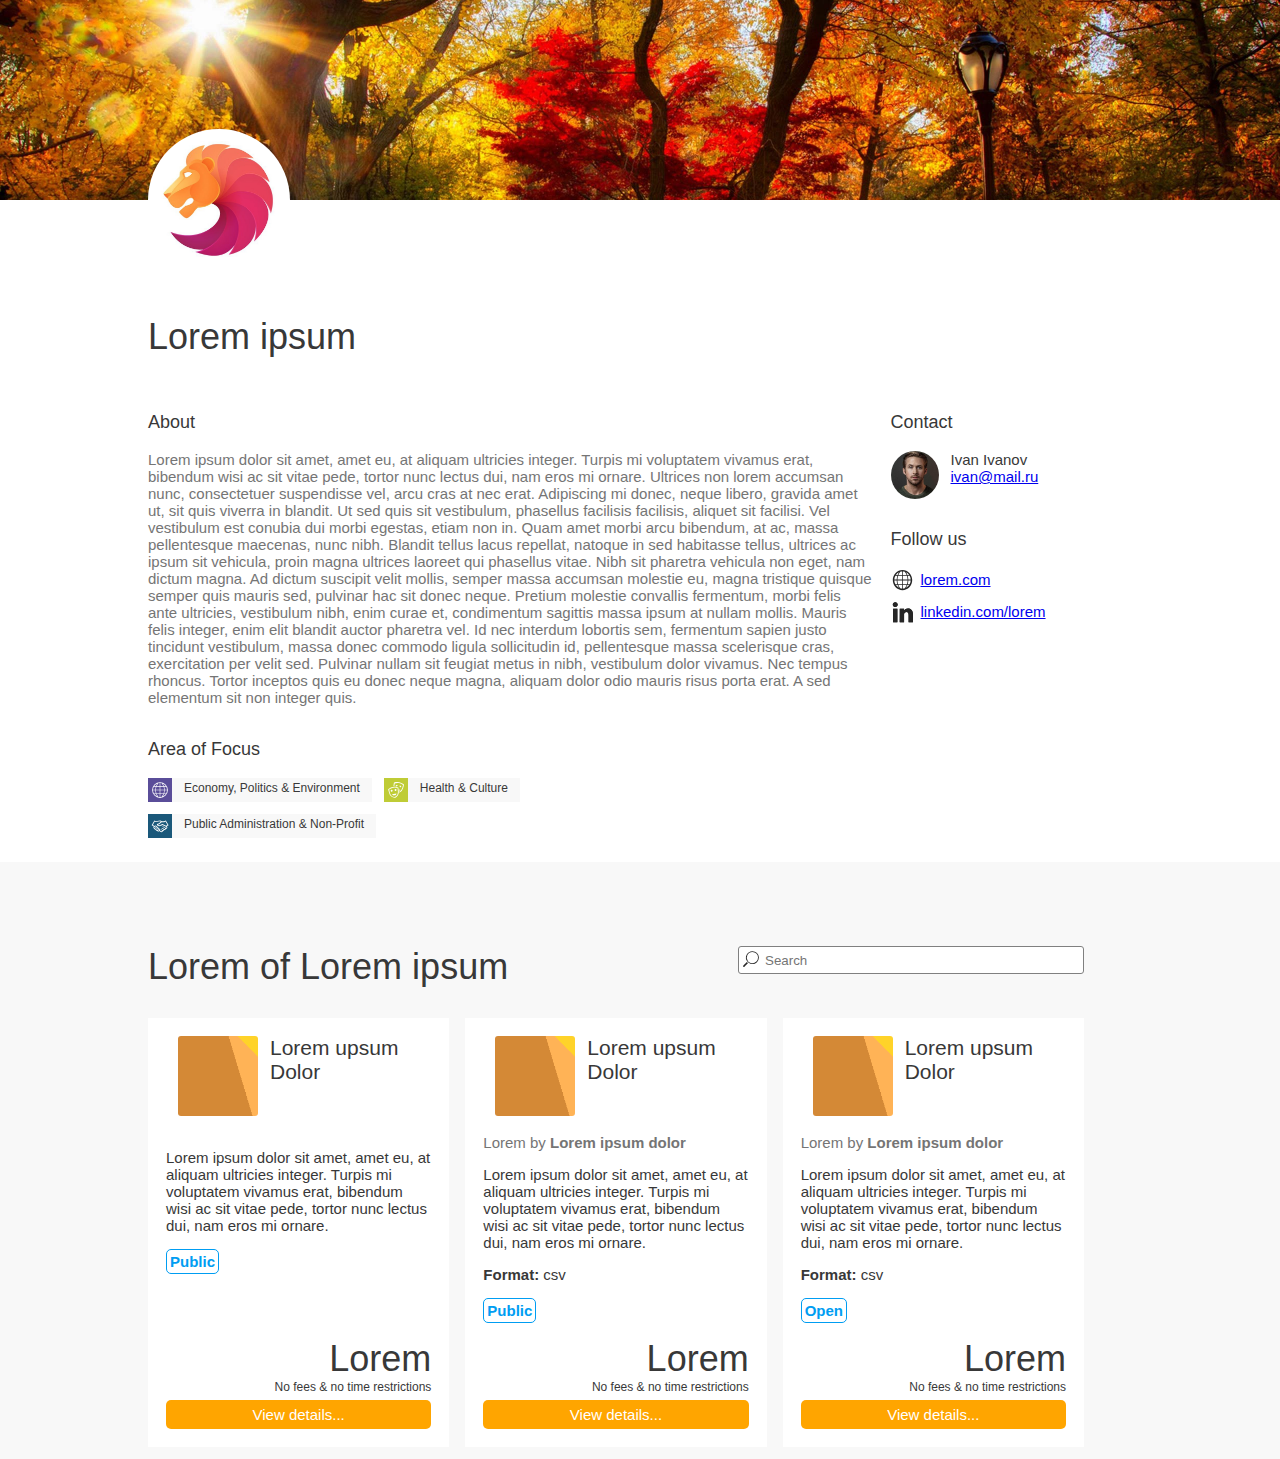
<file: 1. page-from-jpeg/index.html>
<!DOCTYPE html>
<html lang="en-US">

<head>
    <meta charset="utf-8">
    <meta name="viewport" content="width=device-width, initial-scale=1, shrink-to-fit=no">
    <link rel="stylesheet" type="text/css" href="styles/styles.css">
    <title>Lorem ipsum</title>
</head>

<body>
    <header class="header-img"></header>
    <div class="main-container">
        <main class="content-container container">
            <section class="page-title title">
                <img class="logo" src="assets/logo.jpg" />
                <p>Lorem ipsum</p>
            </section>
            <section class="main">
                <p class="main__header">About</p>
                <p class="main__content">
                    Lorem ipsum dolor sit amet, amet eu, at aliquam ultricies integer.
                    Turpis mi voluptatem vivamus erat, bibendum wisi ac sit vitae pede, tortor nunc lectus dui, nam eros
                    mi ornare.
                    Ultrices non lorem accumsan nunc, consectetuer suspendisse vel, arcu cras at nec erat.
                    Adipiscing mi donec, neque libero, gravida amet ut, sit quis viverra in blandit.
                    Ut sed quis sit vestibulum, phasellus facilisis facilisis, aliquet sit facilisi.
                    Vel vestibulum est conubia dui morbi egestas, etiam non in.
                    Quam amet morbi arcu bibendum, at ac, massa pellentesque maecenas, nunc nibh.
                    Blandit tellus lacus repellat, natoque in sed habitasse tellus, ultrices ac ipsum sit vehicula,
                    proin magna ultrices laoreet qui phasellus vitae.
                    Nibh sit pharetra vehicula non eget, nam dictum magna.
                    Ad dictum suscipit velit mollis, semper massa accumsan molestie eu, magna tristique quisque semper
                    quis mauris sed, pulvinar hac sit donec neque.
                    Pretium molestie convallis fermentum, morbi felis ante ultricies, vestibulum nibh, enim curae et,
                    condimentum sagittis massa ipsum at nullam mollis.
                    Mauris felis integer, enim elit blandit auctor pharetra vel. Id nec interdum lobortis sem, fermentum
                    sapien justo tincidunt vestibulum,
                    massa donec commodo ligula sollicitudin id, pellentesque massa scelerisque cras, exercitation per
                    velit sed. Pulvinar nullam sit feugiat metus in nibh,
                    vestibulum dolor vivamus. Nec tempus rhoncus. Tortor inceptos quis eu donec neque magna, aliquam
                    dolor odio mauris risus porta erat. A sed elementum sit non integer quis.
                </p>
            </section>
            <aside class="sidebar">
                <p class="sidebar__header">Contact</p>
                <section class="contact">
                    <img class="contact__portrait-image" src="assets/gosling.jpg" />
                    <div class="contact__text">
                        <p>Ivan Ivanov</p>
                        <a href="mailto:ivan@mail.ru">ivan@mail.ru</a>
                    </div>
                </section>
                <p class="sidebar__header">Follow us</p>
                <section class="follow-us">
                    <div class="follow-us__link">
                        <div class="follow-us__content">
                            <a href="lorem.com">lorem.com</a>
                        </div>
                    </div>
                    <div class="follow-us__link">
                        <div class="follow-us__content">
                            <a href="linkedin.com/lorem">linkedin.com/lorem</a>
                        </div>
                    </div>
                </section>
            </aside>
            <section class="area-of-focus">
                <p class="area-of-focus__header">Area of Focus</p>
                <div class="area-of-focus__item-list">
                    <div class="area-of-focus__item">
                        <div class="area-of-focus__logo background_purple"></div>
                        <div class="area-of-focus__content">
                            Economy, Politics & Environment
                        </div>
                    </div>
                    <div class="area-of-focus__item">
                        <div class="area-of-focus__logo background_green"></div>
                        <div class="area-of-focus__content">
                            Health & Culture
                        </div>
                    </div>
                    <div class="area-of-focus__item">
                        <div class="area-of-focus__logo background_blue"></div>
                        <div class="area-of-focus__content">
                            Public Administration & Non-Profit
                        </div>
                    </div>
                </div>
            </section>
        </main>
        <div class="footer footer-container">
            <footer class="container">
                <section class="footer__top">
                    <div class="footer__title title">Lorem of Lorem ipsum</div>
                    <div class="search-block">
                        <div class="search-block__container">
                            <input placeholder="Search" />
                        </div>
                    </div>
                </section>
                <section class="footer__item-list">
                    <div class="footer__item">
                        <div class="footer__item-title">
                            <img class="footer__item-image" src="assets/item-logo.png" />
                            Lorem upsum Dolor
                        </div>
                        <div class="footer__item-content">
                            <p class="footer__item-content-text may-hide">Lorem ipsum dolor sit amet, amet eu, at
                                aliquam ultricies integer. Turpis mi voluptatem vivamus erat, bibendum wisi ac sit vitae
                                pede, tortor nunc lectus dui, nam eros mi ornare.</p>
                            <p class="footer__item-label">Public</p>
                        </div>
                        <div class="footer__item-footer">
                            <div class="footer__item-footer-title">
                                Lorem
                            </div>
                            <div class="footer__item-footer-subtitle may-hide">
                                No fees & no time restrictions
                            </div>
                            <div class="may-hide">
                                <a class="footer__item-footer-btn" href="#">View details...</a>
                            </div>
                        </div>
                    </div>
                    <div class="footer__item">
                        <div class="footer__item-title">
                            <img class="footer__item-image" src="assets/item-logo.png" />
                            Lorem upsum Dolor
                        </div>
                        <p class="footer__item-subtitle">Lorem by <strong>Lorem ipsum dolor</strong></p>
                        <div class="footer__item-content">
                            <p class="footer__item-content-text may-hide"> Lorem ipsum dolor sit amet, amet eu, at
                                aliquam ultricies integer. Turpis mi voluptatem vivamus erat, bibendum wisi ac sit vitae
                                pede, tortor nunc lectus dui, nam eros mi ornare.</p>
                            <p class="may-hide"><span class="footer__item-content-text_bold">Format:</span> csv</p>
                            <p class="footer__item-label">Public</p>
                        </div>
                        <div class="footer__item-footer">
                            <div class="footer__item-footer-title">
                                Lorem
                            </div>
                            <div class="footer__item-footer-subtitle may-hide">
                                No fees & no time restrictions
                            </div>
                            <div class="may-hide">
                                <a class="footer__item-footer-btn" href="#">View details...</a>
                            </div>
                        </div>
                    </div>
                    <div class="footer__item">
                        <div class="footer__item-title">
                            <img class="footer__item-image" src="assets/item-logo.png" />
                            Lorem upsum Dolor
                        </div>
                        <p class="footer__item-subtitle">Lorem by <strong>Lorem ipsum dolor</strong></p>
                        <div class="footer__item-content">
                            <p class="footer__item-content-text may-hide"> Lorem ipsum dolor sit amet, amet eu, at
                                aliquam ultricies integer. Turpis mi voluptatem vivamus erat, bibendum wisi ac sit vitae
                                pede, tortor nunc lectus dui, nam eros mi ornare.</p>
                            <p class="may-hide"><span class="footer__item-content-text_bold">Format:</span> csv</p>
                            <p class="footer__item-label">Open</p>
                        </div>
                        <div class="footer__item-footer">
                            <div class="footer__item-footer-title">
                                Lorem
                            </div>
                            <div class="footer__item-footer-subtitle may-hide">
                                No fees & no time restrictions
                            </div>
                            <div class="may-hide">
                                <a class="footer__item-footer-btn" href="#">View details...</a>
                            </div>
                        </div>
                    </div>
                </section>
            </footer>
        </div>
    </div>
</body>

</html>
</file>
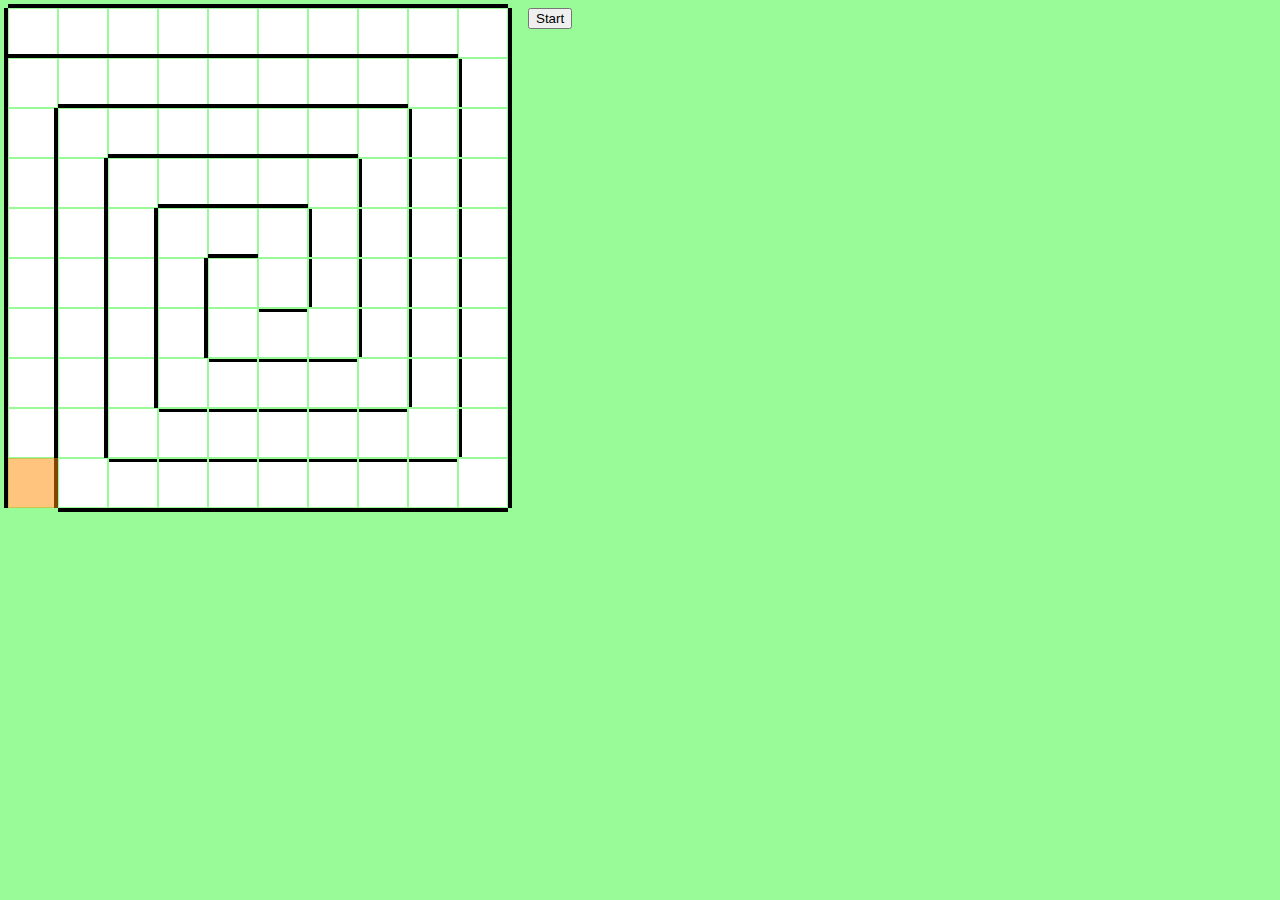
<file: 2. maze/index.html>
<!DOCTYPE html>
<html lang="en">

<head>
    <meta charset="UTF-8">
    <title>Go through the MAZE</title>
    <style>
        body {
            background-color: palegreen;
            display: flex;
            flex-flow: row nowrap;
        }

        .controls {
            display: flex;
            flex-direction: column;
            margin-left: 20px;
        }

        .result {
            display: inline-block;
            color: red;
            text-transform: uppercase;
            vertical-align: middle;
        }

        .result--success {
            color: green;
        }

        .start {
            display: inline-block;
            margin-bottom: 20px;
        }

        .field {
            position: relative;
            display: flex;
            flex-wrap: wrap;
            justify-content: flex-start;
            background-color: white;
            width: 500px;
            height: 500px;
            float: left;
        }

        .field__cell {
            flex-basis: 50px;
            height: 50px;
            box-shadow: inset 0 0 0 1px palegreen;
        }

        .field__cell--up {
            box-shadow: 0 -4px 0 0 black, inset 0 0 0 1px palegreen;
        }

        .field__cell--up-right {
            box-shadow: 0 -4px 0 0 black, 4px 0 0 0 black, inset 0 0 0 1px palegreen;
        }

        .field__cell--up-left {
            box-shadow: 0 -4px 0 0 black, -4px 0 0 black, inset 0 0 0 1px palegreen;
        }

        .field__cell--right {
            box-shadow: 4px 0 0 0 black, inset 0 0 0 1px palegreen;
        }

        .field__cell--down {
            box-shadow: 0 4px 0 0 black, inset 0 0 0 1px palegreen;
        }

        .field__cell--down-right {
            box-shadow: 0 4px 0 0 black, 4px 0 0 0 black, inset 0 0 0 1px palegreen;
        }

        .field__cell--down-left {
            box-shadow: 0 4px 0 0 black, -4px 0 0 black, inset 0 0 0 1px palegreen;
        }

        .field__cell--left {
            box-shadow: -4px 0 0 black, inset 0 0 0 1px palegreen;
        }

        .field__cell--target:after {
            content: "";
            display: block;
            height: 100%;
            width: 100%;
            background-color: darkorange;
            opacity: 0.5;
        }

        .piece {
            position: absolute;
            z-index: 1;
            width: 50px;
            height: 50px;
        }

        .piece:before,
        .piece:after {
            content: "";
            display: block;
            position: absolute;
            top: 50%;
            left: 50%;
            margin-left: -15px;
        }

        .piece:after {
            background-color: darkorange;
            border-radius: 7px;
            z-index: 1;
            width: 30px;
            height: 30px;
            box-shadow: 0 0 0 3px darkorange;
            margin-top: -15px;
        }

        .piece:before {
            background-color: transparent;
            z-index: 2;
            border: solid 15px transparent;
            width: 0;
            height: 0;
            border-bottom: solid 15px white;
            margin-top: -25px;
        }
    </style>
</head>

<body>
    <div class="field">
        <div class="piece" style="top: 0; left: 0; display: none;"></div>
        <div class="field__cell field__cell--up-left"></div>
        <div class="field__cell field__cell--up"></div>
        <div class="field__cell field__cell--up"></div>
        <div class="field__cell field__cell--up"></div>
        <div class="field__cell field__cell--up"></div>
        <div class="field__cell field__cell--up"></div>
        <div class="field__cell field__cell--up"></div>
        <div class="field__cell field__cell--up"></div>
        <div class="field__cell field__cell--up"></div>
        <div class="field__cell field__cell--up-right"></div>

        <div class="field__cell field__cell--up-left"></div>
        <div class="field__cell field__cell--up"></div>
        <div class="field__cell field__cell--up"></div>
        <div class="field__cell field__cell--up"></div>
        <div class="field__cell field__cell--up"></div>
        <div class="field__cell field__cell--up"></div>
        <div class="field__cell field__cell--up"></div>
        <div class="field__cell field__cell--up"></div>
        <div class="field__cell field__cell--up-right"></div>
        <div class="field__cell field__cell--right"></div>

        <div class="field__cell field__cell--left"></div>
        <div class="field__cell field__cell--up-left"></div>
        <div class="field__cell field__cell--up"></div>
        <div class="field__cell field__cell--up"></div>
        <div class="field__cell field__cell--up"></div>
        <div class="field__cell field__cell--up"></div>
        <div class="field__cell field__cell--up"></div>
        <div class="field__cell field__cell--up-right"></div>
        <div class="field__cell field__cell--right"></div>
        <div class="field__cell field__cell--right"></div>

        <div class="field__cell field__cell--left"></div>
        <div class="field__cell field__cell--left"></div>
        <div class="field__cell field__cell--up-left"></div>
        <div class="field__cell field__cell--up"></div>
        <div class="field__cell field__cell--up"></div>
        <div class="field__cell field__cell--up"></div>
        <div class="field__cell field__cell--up-right"></div>
        <div class="field__cell field__cell--right"></div>
        <div class="field__cell field__cell--right"></div>
        <div class="field__cell field__cell--right"></div>

        <div class="field__cell field__cell--left"></div>
        <div class="field__cell field__cell--left"></div>
        <div class="field__cell field__cell--left"></div>
        <div class="field__cell field__cell--up-left"></div>
        <div class="field__cell field__cell--up"></div>
        <div class="field__cell field__cell--up-right"></div>
        <div class="field__cell field__cell--right"></div>
        <div class="field__cell field__cell--right"></div>
        <div class="field__cell field__cell--right"></div>
        <div class="field__cell field__cell--right"></div>

        <div class="field__cell field__cell--left"></div>
        <div class="field__cell field__cell--left"></div>
        <div class="field__cell field__cell--left"></div>
        <div class="field__cell field__cell--left"></div>
        <div class="field__cell field__cell--up-left"></div>
        <div class="field__cell field__cell--down-right"></div>
        <div class="field__cell field__cell--right"></div>
        <div class="field__cell field__cell--right"></div>
        <div class="field__cell field__cell--right"></div>
        <div class="field__cell field__cell--right"></div>

        <div class="field__cell field__cell--left"></div>
        <div class="field__cell field__cell--left"></div>
        <div class="field__cell field__cell--left"></div>
        <div class="field__cell field__cell--left"></div>
        <div class="field__cell field__cell--down-left"></div>
        <div class="field__cell field__cell--down"></div>
        <div class="field__cell field__cell--down-right"></div>
        <div class="field__cell field__cell--right"></div>
        <div class="field__cell field__cell--right"></div>
        <div class="field__cell field__cell--right"></div>

        <div class="field__cell field__cell--left"></div>
        <div class="field__cell field__cell--left"></div>
        <div class="field__cell field__cell--left"></div>
        <div class="field__cell field__cell--down-left"></div>
        <div class="field__cell field__cell--down"></div>
        <div class="field__cell field__cell--down"></div>
        <div class="field__cell field__cell--down"></div>
        <div class="field__cell field__cell--down-right"></div>
        <div class="field__cell field__cell--right"></div>
        <div class="field__cell field__cell--right"></div>

        <div class="field__cell field__cell--left"></div>
        <div class="field__cell field__cell--left"></div>
        <div class="field__cell field__cell--down-left"></div>
        <div class="field__cell field__cell--down"></div>
        <div class="field__cell field__cell--down"></div>
        <div class="field__cell field__cell--down"></div>
        <div class="field__cell field__cell--down"></div>
        <div class="field__cell field__cell--down"></div>
        <div class="field__cell field__cell--down-right"></div>
        <div class="field__cell field__cell--right"></div>

        <div class="field__cell field__cell--left field__cell--target"></div>
        <div class="field__cell field__cell--down-left"></div>
        <div class="field__cell field__cell--down"></div>
        <div class="field__cell field__cell--down"></div>
        <div class="field__cell field__cell--down"></div>
        <div class="field__cell field__cell--down"></div>
        <div class="field__cell field__cell--down"></div>
        <div class="field__cell field__cell--down"></div>
        <div class="field__cell field__cell--down"></div>
        <div class="field__cell field__cell--down-right"></div>
    </div>

    <div class="controls">
        <div>
            <button class="start">Start</button>
        </div>
        <div class="result"></div>
    </div>

    <script>
        const successResult = 'success!';
        const failResult = 'fail!';
        const successModifier = 'result--success';
        const start = document.querySelector('.start');
        const result = document.querySelector('.result');
        const fieldElement = document.querySelector('.field');
        const cellsElements = document.querySelectorAll('.field__cell');
        const pieceElement = document.querySelector('.piece');
        const directionNames = ['up', 'right', 'down', 'left'];
        let stepper;

        class Field {
            constructor() {
                this.field = fieldElement;
                this.cells = cellsElements;
                this.opposites = {
                    'up': 'down',
                    'down': 'up',
                    'left': 'right',
                    'right': 'left'
                }
            }

            onTheSameRow(current, next) {
                return (current - current % 10) / 10 === (next - next % 10) / 10
            }

            findNextCell(currentIndex, direction) {
                let nextIndex = currentIndex;

                switch (direction) {
                    case 'up':
                        nextIndex = currentIndex - 10;
                        if (nextIndex < 0) {
                            nextIndex = -1;
                        }
                        break;

                    case 'right':
                        nextIndex = currentIndex + 1;
                        if (!this.onTheSameRow(currentIndex, nextIndex)) {
                            nextIndex = -1;
                        }
                        break;

                    case 'down':
                        nextIndex = currentIndex + 10;
                        if (nextIndex > 100) {
                            nextIndex = -1;
                        }
                        break;

                    case 'left':
                        nextIndex = currentIndex - 1;
                        if (!this.onTheSameRow(currentIndex, nextIndex)) {
                            nextIndex = -1;
                        }
                        break;

                    default:
                        nextIndex = -1;
                        break;
                }

                return this.cells[nextIndex];
            }

            isTheWallThere(position, direction) {
                let cellIndex = position.top * 10 + position.left;
                let cell = this.cells[cellIndex];
                let nextCell = this.findNextCell(cellIndex, direction);

                return (
                    (cell.classList.toString().indexOf(direction) !== -1) ||
                    (typeof nextCell === 'undefined') ||
                    (nextCell.classList.toString().indexOf(this.opposites[direction]) !== -1)
                );
            }
        }

        function createPiece() {

            let field = new Field();

            let rotatePiece = direction => {
                let dir = direction;
                moves.unshift(function () {
                    pieceElement.style.transform = 'rotate(' + dir * 90 + 'deg)';
                })
            };

            let movePiece = position => {
                let top = (position.top) * 50;
                let left = (position.left) * 50;

                moves.unshift(function () {
                    pieceElement.style.top = top + 'px';
                    pieceElement.style.left = left + 'px';
                })
            };

            let isPieceOut = () => {
                return pieceElement.style.top === '450px' && pieceElement.style.left === '0px';
            };

            let direction = Math.floor(Math.random() * directionNames.length);
            let stepsCount = 0;
            let turnsCount = 0;
            let moves = [];
            let position = {
                left: Math.floor(Math.random() * 10),
                top: Math.floor(Math.random() * 10)
            };

            let piecePublicApi = {
                isThereWay() {
                    const isTheWallThere = field.isTheWallThere(position, directionNames[direction]);
                    return !isTheWallThere
                },

                isThereWayRight() {
                    const rightDirection = direction >= 3 ? 0 : direction + 1;
                    const isTheWallThere = field.isTheWallThere(position, directionNames[rightDirection]);
                    return !isTheWallThere;
                },

                turnLeft() {
                    turnsCount += 1;
                    direction -= 1;
                    direction = direction < 0 ? 3 : direction;
                    rotatePiece(direction);
                },

                turnRight() {
                    turnsCount += 1;
                    direction += 1;
                    direction = direction > 3 ? 0 : direction;
                    rotatePiece(direction);
                },

                goForward() {
                    stepsCount += 1;
                    if (!this.isThereWay()) {
                        return false;
                    }

                    switch (direction) {
                        case 0:
                            position.top -= 1;
                            break;
                        case 1:
                            position.left += 1;
                            break;
                        case 2:
                            position.top += 1;
                            break;
                        case 3:
                            position.left -= 1;
                            break;
                        default:
                            return false
                    }

                    movePiece(position);
                },
                haveIWon(ifEnd = false) {
                    if (isPieceOut()) {
                        result.textContent = successResult;
                        result.classList.add(successModifier);
                        clearInterval(stepper);
                        console.log({ stepsCount, turnsCount });
                        return true;
                    } else if (ifEnd) {
                        result.textContent = failResult;
                        result.classList.remove(successModifier);
                        return false;
                    }
                }
            };

            stepper = setInterval(() => {

                piecePublicApi.haveIWon();

                let nextMove = moves.pop();

                if (typeof nextMove === 'function') {
                    nextMove();
                } else {
                    const endOfGame = true;

                    clearInterval(stepper);
                    console.log({ stepsCount, turnsCount });

                    piecePublicApi.haveIWon(endOfGame);
                }
            }, 200);

            pieceElement.style.top = position.top * 50 + 'px';
            pieceElement.style.left = position.left * 50 + 'px';
            pieceElement.style.transform = 'rotate(' + direction * 90 + 'deg)';
            pieceElement.style.display = 'block';

            return piecePublicApi;
        }

        function resetField() {
            clearInterval(stepper);
            result.textContent = '';
            result.classList.remove(successModifier);
        }

        function escapePlan() {
            const piece = createPiece();
            for (j = 0; j < 300; j++) {
                if (piece.isThereWay()) {
                    piece.goForward();
                } else if (piece.isThereWayRight()) {
                    piece.turnRight();
                    piece.goForward();
                } else {
                    piece.turnLeft();
                    piece.goForward();
                }
            }
        }

        function main() {
            resetField();
            escapePlan();
        }

        start.addEventListener('click', main);

    </script>
</body>

</html>
</file>
<file: 1. page-from-jpeg/styles/styles.css>
body {
	font:15px Arial;
	color: #383838;
	width: 100%;
    height: 100%;
    padding: 0;
    margin: 0;
}

.header-img {
	height: 200px;
	background: url("../assets/background-image.jpg") 0% 40%;
	background-size: cover;
    font-size: 18px;
    padding: 0;
    margin: 0;
}
.container {
	max-width: 984px;
	align-self: center;
	margin: auto;
}
.logo {
	border-radius: 50%;
	width: 142px;
	height: 142px;
    margin-top: -71px;
}
.main-container {
	display: flex;
	flex-direction: column;
	height: 100%;
}
.content-container {
	display: grid;
	grid-template-columns: 3fr 1fr;
    grid-template-areas: 
        "title title"
        "main sidebar"
        "area-of-focus none";
	grid-gap: 0 18px;
	flex: 1;
}
.page-title {
	grid-area: title;
	font-size: 36px;
}
.main {
    grid-area: main;
}

.main__content {
    color: #757575;
}

.main__header {
	font-size: 18px;
}
.sidebar {
	display: flex;
	flex-direction: column;
	grid-area: sidebar;
}
.sidebar__header {
	font-size: 18px;
}
.area-of-focus {
	grid-area: area-of-focus;
}
.contact {
	display: flex;
	flex-direction: row;
	margin: 0 0 12px 0;
}
.contact__portrait-image {
	border-radius: 50%;
	width: 48px;
	height: 48px;
}
.contact__text {
	margin: 0 12px;
}
.contact__text p {
	margin: 0;
}
.follow-us__link {
	position: relative;
	display: flex;
	flex-direction: row;
}
.follow-us__content {
	margin: 3px 0 12px 30px;
}
.follow-us__link:first-child::before {
	width: 24px;
	height: 24px;
	position: absolute;
	top: 0;
	left: 0;
	content: "";
	background-image: url("../assets/web.svg");
}
.follow-us__link:nth-child(2)::before {
	width: 24px;
	height: 24px;
	position: absolute;
	top: 0;
	left: 0;
	content: "";
	background-image: url("../assets/in.svg");
}
.area-of-focus__header {
	font-size: 18px;
}
.area-of-focus__item-list {
	display: flex;
	flex-wrap: wrap;
	flex-direction: row;
	margin: 0 0 12px 0;
	width: 80%;
}
.area-of-focus__item {
	display: flex;
	flex-direction: row;
	padding: 0 12px 12px 0;
}
.area-of-focus__logo {
	width: 18px;
	height: 18px;
	display: inline-block;
	padding: 3px;
}
.area-of-focus__content {
	font-size: 12px;
	background: #F8F8F8;
	padding: 3px 12px 0 12px;
	white-space: nowrap;
}
.background_purple {
	background: #5A4D99 url("../assets/internet.svg") center/18px 18px no-repeat;
}
.background_green {
	background: #BFCC36 url("../assets/culture.svg") center/18px 18px no-repeat;
}
.background_blue {
	background: #1A587A url("../assets/handshake.svg") center/18px 18px no-repeat;
}
.footer-container {
	background: #F8F8F8;
	align-items:center;
	padding-top: 48px;
	padding-bottom: 12px;
}
footer {
	background: #F8F8F8;
}
.footer__top {
	display: flex;
	flex-direction: row;
	margin: 36px 0 30px;
}
.footer__title {
	grid-area: title;
	font-size: 36px;
	flex: 1;
}
.search-block__container {
	position: relative;
	display: flex;
	flex-direction: row;
	background: #FFFFFF;
	width: 320px;
	height: 26px;
	padding-left: 24px;
	margin-right: 48px;
	text-align: left;
	border: solid;
	border-radius: 3px;
	border-width: 1px;
	border-color: gray;
}
.search-block__container input {
	background: transparent;
	border: none;
    width: 100%;
    
}
.search-block__container::before {
	width: 18px;
	height: 18px;
	position: absolute;
	top: 3px;
	left: 3px;
	content: "";
	background: url("../assets/search.svg") center/18px 18px no-repeat;
}
.footer__item-list {
	display: grid;
	grid-template-columns: 1fr 1fr 1fr;
    grid-template-areas: 
        "footer__item footer__item footer__item";
	grid-gap: 16px;
	margin-right: 48px;
}
.footer__item {
	background: #FFFFFF;
    display: flex;
    flex-wrap: wrap;
	flex-direction: column;
	padding: 18px;
}
.footer__item-title {
	display: flex;
	flex-direction: row;
	font-size: 21px;
    padding-left: 12px;
    margin-bottom: 18px;
}
.footer__item-image {
	width: 80px;
	height: 80px;
	border-radius: 3px;
	margin-right: 12px;
}
.footer__item-content {
	flex: 1;
}
.footer__item-subtitle {
    padding: 0;
    margin: 0;
	color: #757575;
}
.footer__item-label {
	width: fit-content;
	color: #009DF2;
	border: solid;
	border-width: 1px;
	padding: 3px;
	border-radius: 5px;
	font-weight: bold;
}
.footer__item-footer {
	text-align: right;
	display: block;
}
.footer__item-footer-title {
	font-size: 36px;
	display: block;
}
.footer__item-footer-subtitle {
	font-size: 12px;
	display: block;
}
.footer__item-footer-btn {
	display: block;
	border-radius: 5px;
	background: #FFA500;
	color: #FFFFFF;
	text-align: center;
	padding: 6px;
	text-decoration: none;
	margin-top: 6px;
}
.footer__item-content-text_bold {
	font-weight: bold;
}

@media (max-width: 600px) {

    .may-hide {
        display: none;
    }

    .content-container {
        grid-template-columns: 1fr;
        grid-template-areas:
            "title"
            "main"
            "area-of-focus"
            "sidebar";
        grid-gap: 0 18px;
        margin-bottom: 24px;
        padding: 0 12px;
    }

    .header-img {
        height: 100px;
    }

    .logo {
        width: 71px;
        height: 71px;
        margin-left: 12px;
        margin-top: -36px;
    }

    .page-title {
        font-size: 18px;
    }

    .contact__portrait-image {
        border-radius: 50%;
        width: 36px;
        height: 36px;
    }

    .footer-container {
        padding-top: 0;
    }

    .footer__top {
        margin-top: 0;
    }
    
    .footer__title {
        display: none;
    }

    .search-block {
        padding: 12px 6px;
        background-color: #FFFFFF;
        border-top: 1px solid lightgray;
        border-bottom: 1px solid lightgray;
        width: 100%;
    }
    
    .search-block__container {
        margin: 0;
        width: 90%;
    }

    .footer__item-list {
        display: grid;
        grid-template-columns: 1fr;
        grid-template-areas: "footer__item";
        grid-gap: 16px;
        margin: 12px 12px 0 12px;
    }

    .footer__item {
        flex-direction: row;
        padding: 6px;
    }

    .footer__item-title {
        margin-bottom: 6px;
        padding-left: 0;
    }

    .footer__item-title, 
    .footer__item-subtitle  {
        width: 100%;
    }

    .footer__item-label {
        margin-top: 12px;
        margin-bottom: 0;
    }

    .footer-item-footer {
        margin-top: -52px;
    }

    .footer__item-footer-title {
        font-size: 21px;
        margin-top: 6px;
    }

}
</file>
